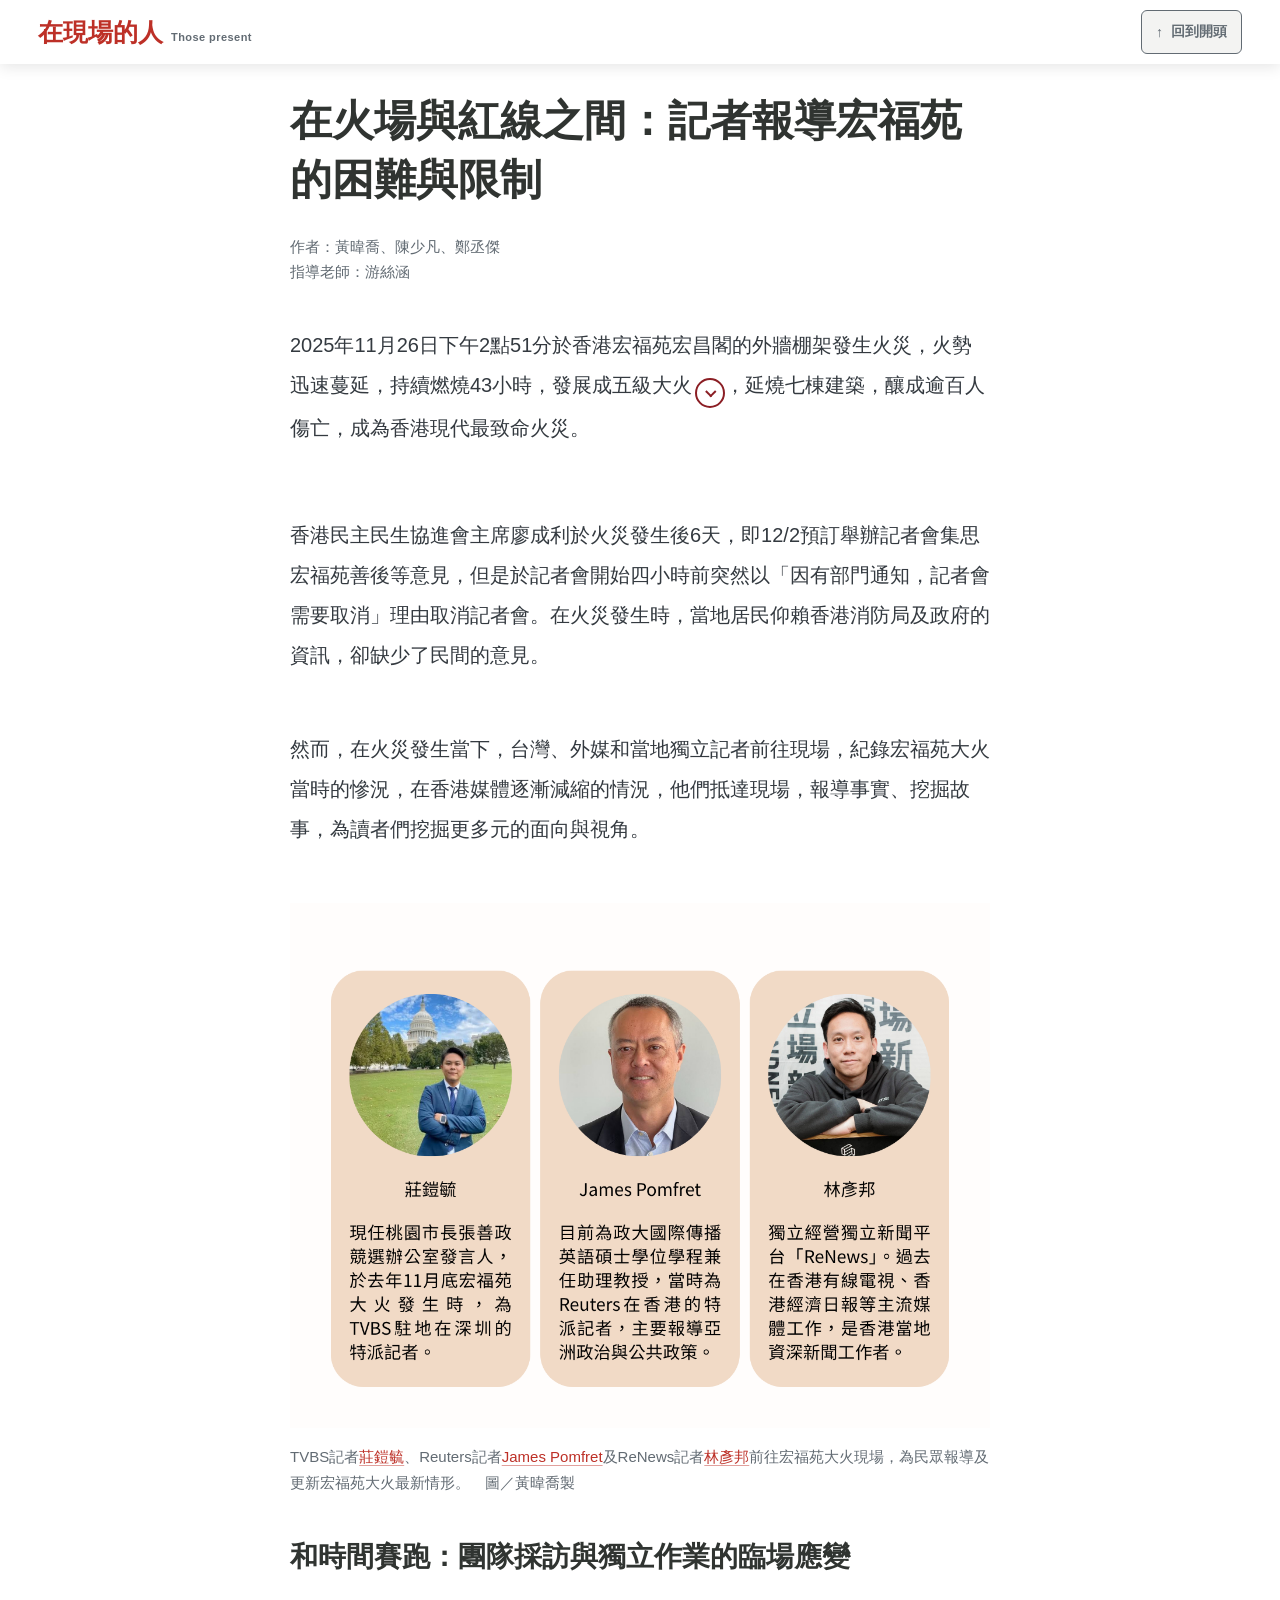
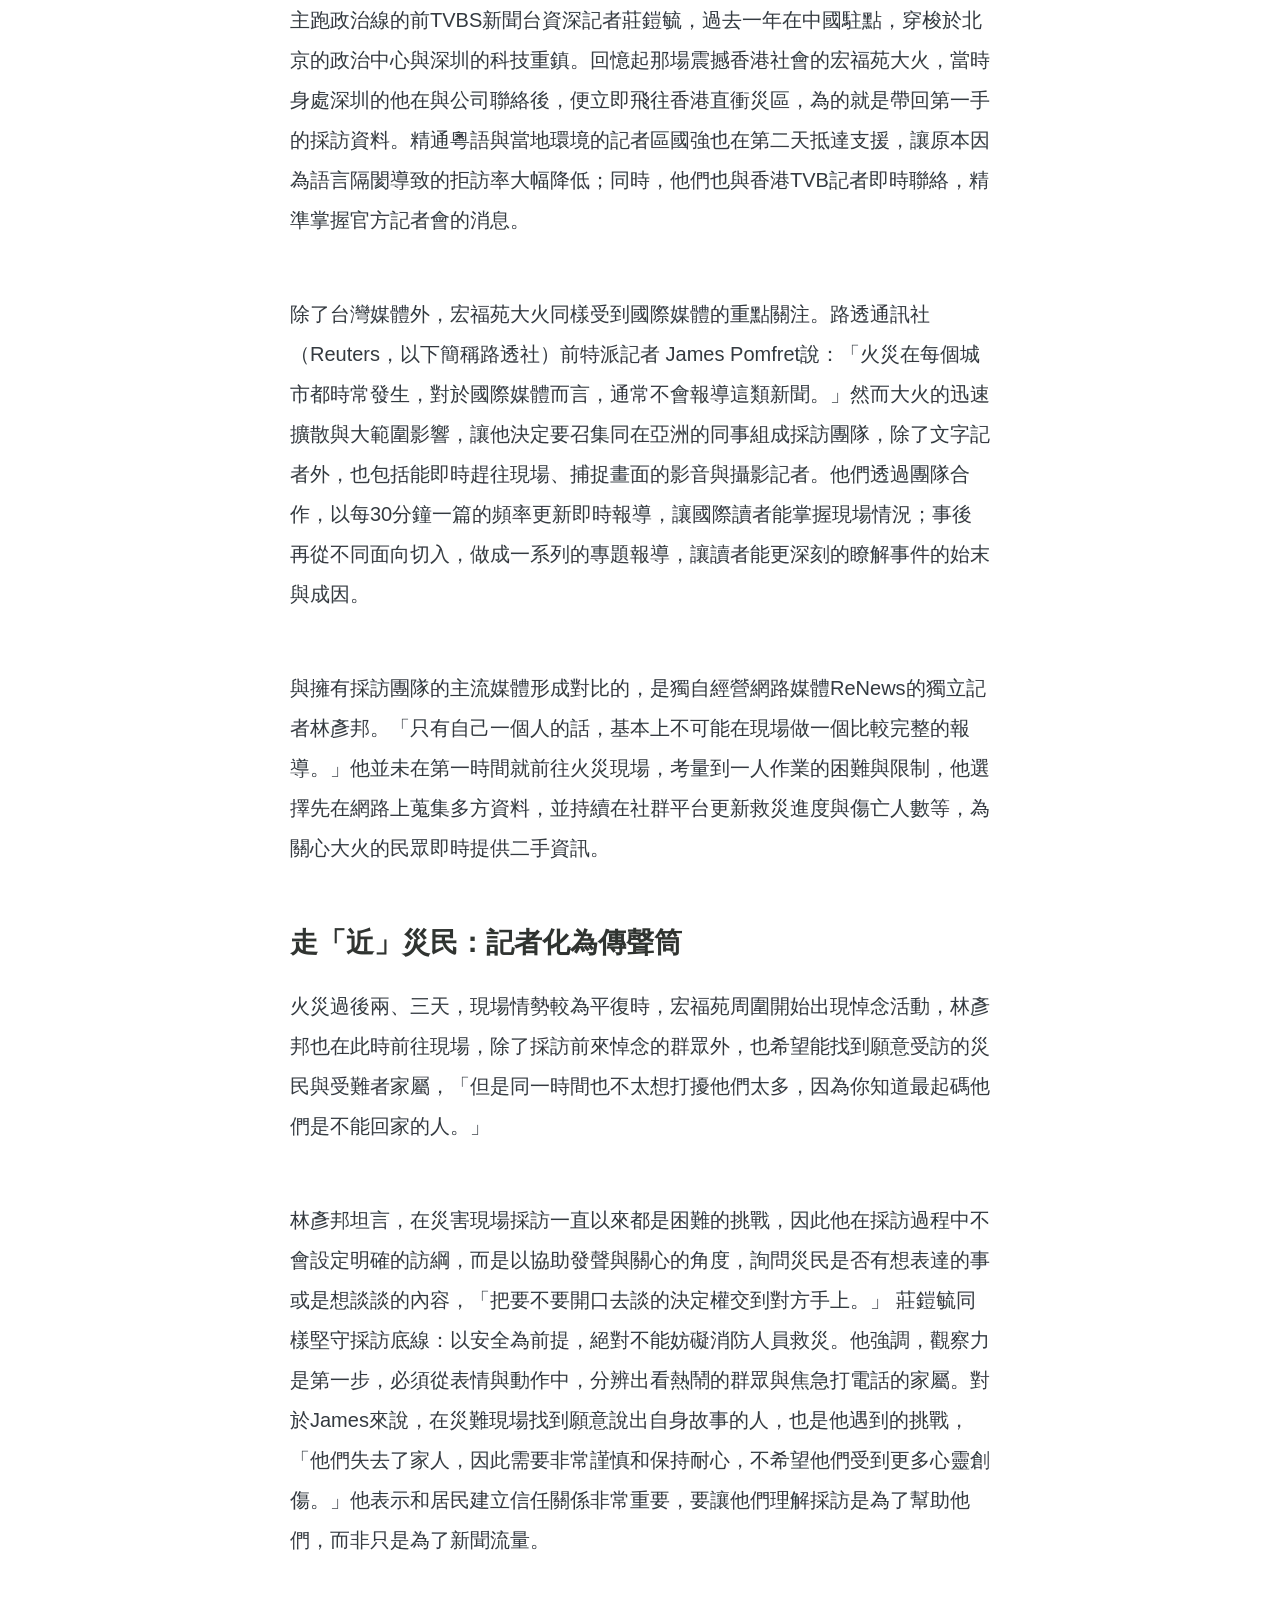
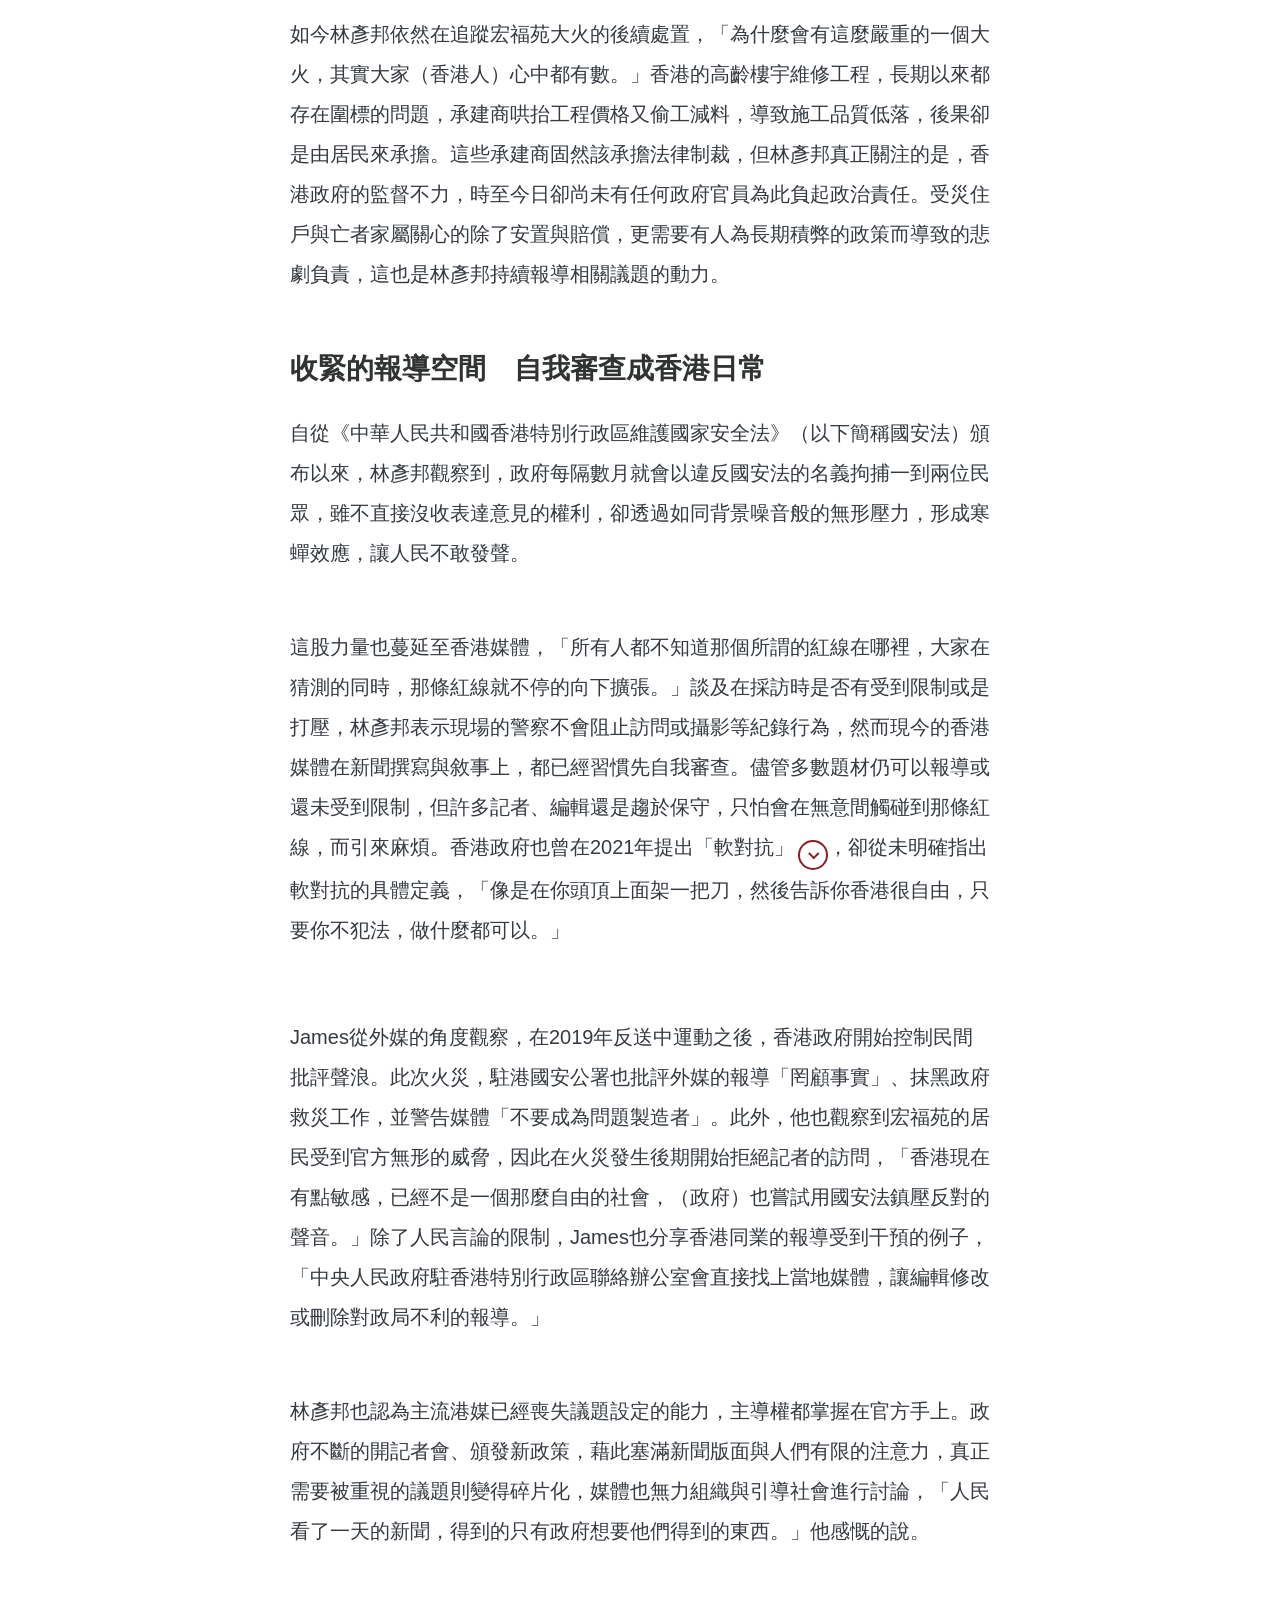
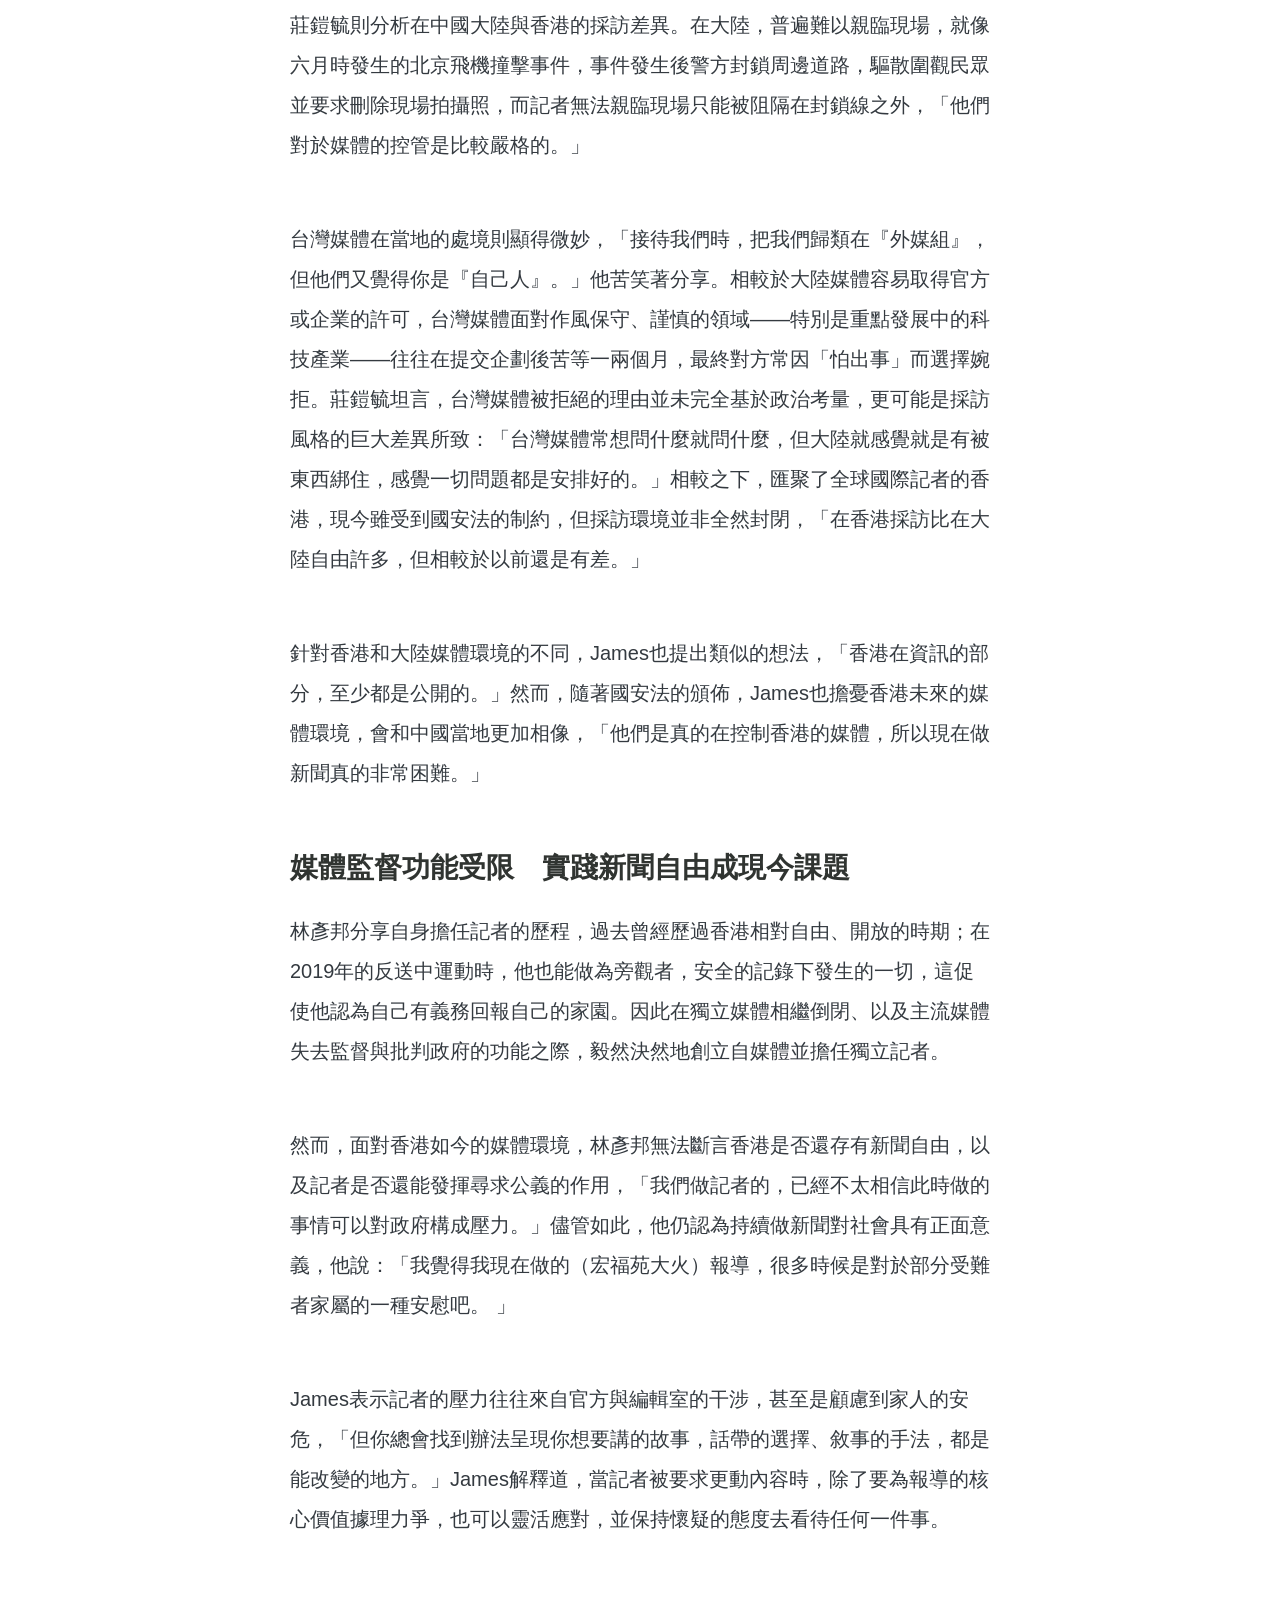
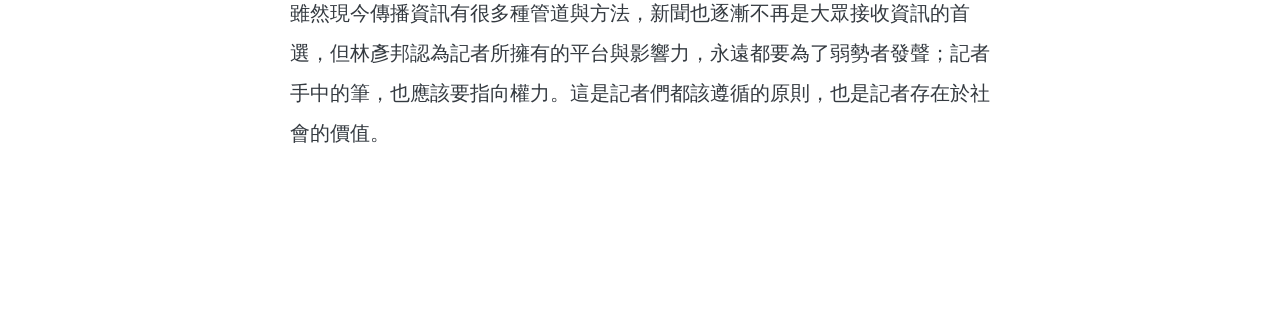
<file: index.html>
<!DOCTYPE html>
<html lang="zh-Hant">

<head>
  <meta charset="UTF-8">
  <meta name="viewport" content="width=device-width, initial-scale=1.0">
  <title>在火場與紅線之間：記者報導宏福苑的困難與限制</title>
  <link rel="stylesheet" href="style.css">

  <link rel="stylesheet" href="article-colors.css">
</head>

<body id="top">
  <header class="topbar" aria-label="頁面導覽">
    <div class="topbar-inner">
      <a class="site-logo" href="index.html" aria-label="回到首頁">
        <span class="logo-text">在現場的人</span>
        <span class="logo-subtitle">Those present</span>
      </a>
      <a class="home-button" href="#top"><span aria-hidden="true">↑</span> 回到開頭</a>
    </div>
  </header>

  <main class="article-page">
    <article class="article">
      <h1 class="article-title">在火場與紅線之間：記者報導宏福苑的困難與限制</h1>

      <p class="article-meta">
        作者：黃暐喬、陳少凡、鄭丞傑<br>
        指導老師：游絲涵
      </p>

      <p>
        2025年11月26日下午2點51分於香港宏福苑宏昌閣的外牆棚架發生火災，火勢迅速蔓延，持續燃燒43小時，發展成五級大火<button class="annotation-toggle" type="button" aria-expanded="false" aria-controls="annotation-1">
          <span class="annotation-icon" aria-hidden="true"></span>
          <span class="visually-hidden">展開註解</span>
        </button>，延燒七棟建築，釀成逾百人傷亡，成為香港現代最致命火災。
      </p>
      <div class="annotation" id="annotation-1">
        <div class="annotation-inner">
          註：五級大火為香港火警分級制度最嚴重之分級。香港火警分級制度是香港消防處在香港境內發生之火災評估其嚴重及影響的制度，作為調派消防車輛和裝備的準則。
        </div>
      </div>

      <p>香港民主民生協進會主席廖成利於火災發生後6天，即12/2預訂舉辦記者會集思宏福苑善後等意見，但是於記者會開始四小時前突然以「因有部門通知，記者會需要取消」理由取消記者會。在火災發生時，當地居民仰賴香港消防局及政府的資訊，卻缺少了民間的意見。</p>

      <p>然而，在火災發生當下，台灣、外媒和當地獨立記者前往現場，紀錄宏福苑大火當時的慘況，在香港媒體逐漸減縮的情況，他們抵達現場，報導事實、挖掘故事，為讀者們挖掘更多元的面向與視角。</p>

      <img class="article-reporters-image" src="images/reporters-introduction.png?v=20261118" width="1200" height="900" alt="三位記者介紹：大火發生時為TVBS駐深圳特派記者的莊鎧毓、當時為Reuters駐香港特派記者的James Pomfret，以及獨立經營ReNews的林彥邦。" loading="lazy" decoding="async">
      <p class="article-caption" id="reporters-caption">TVBS記者<a href="zhuang.html" target="_blank" rel="noopener noreferrer">莊鎧毓</a>、Reuters記者<a href="james.html" target="_blank" rel="noopener noreferrer">James Pomfret</a>及ReNews記者<a href="lam.html" target="_blank" rel="noopener noreferrer">林彥邦</a>前往宏福苑大火現場，為民眾報導及更新宏福苑大火最新情形。　圖／黃暐喬製</p>

      <h2 class="article-heading">和時間賽跑：團隊採訪與獨立作業的臨場應變</h2>

      <p>主跑政治線的前TVBS新聞台資深記者莊鎧毓，過去一年在中國駐點，穿梭於北京的政治中心與深圳的科技重鎮。回憶起那場震撼香港社會的宏福苑大火，當時身處深圳的他在與公司聯絡後，便立即飛往香港直衝災區，為的就是帶回第一手的採訪資料。精通粵語與當地環境的記者區國強也在第二天抵達支援，讓原本因為語言隔閡導致的拒訪率大幅降低；同時，他們也與香港TVB記者即時聯絡，精準掌握官方記者會的消息。</p>

      <p>除了台灣媒體外，宏福苑大火同樣受到國際媒體的重點關注。路透通訊社（Reuters，以下簡稱路透社）前特派記者 James Pomfret說：「火災在每個城市都時常發生，對於國際媒體而言，通常不會報導這類新聞。」然而大火的迅速擴散與大範圍影響，讓他決定要召集同在亞洲的同事組成採訪團隊，除了文字記者外，也包括能即時趕往現場、捕捉畫面的影音與攝影記者。他們透過團隊合作，以每30分鐘一篇的頻率更新即時報導，讓國際讀者能掌握現場情況；事後再從不同面向切入，做成一系列的專題報導，讓讀者能更深刻的瞭解事件的始末與成因。</p>
      
      <p>與擁有採訪團隊的主流媒體形成對比的，是獨自經營網路媒體ReNews的獨立記者林彥邦。「只有自己一個人的話，基本上不可能在現場做一個比較完整的報導。」他並未在第一時間就前往火災現場，考量到一人作業的困難與限制，他選擇先在網路上蒐集多方資料，並持續在社群平台更新救災進度與傷亡人數等，為關心大火的民眾即時提供二手資訊。</p>

      <h2 class="article-heading">走「近」災民：記者化為傳聲筒</h2>

      <p>火災過後兩、三天，現場情勢較為平復時，宏福苑周圍開始出現悼念活動，林彥邦也在此時前往現場，除了採訪前來悼念的群眾外，也希望能找到願意受訪的災民與受難者家屬，「但是同一時間也不太想打擾他們太多，因為你知道最起碼他們是不能回家的人。」</p>

      <p>林彥邦坦言，在災害現場採訪一直以來都是困難的挑戰，因此他在採訪過程中不會設定明確的訪綱，而是以協助發聲與關心的角度，詢問災民是否有想表達的事或是想談談的內容，「把要不要開口去談的決定權交到對方手上。」 莊鎧毓同樣堅守採訪底線：以安全為前提，絕對不能妨礙消防人員救災。他強調，觀察力是第一步，必須從表情與動作中，分辨出看熱鬧的群眾與焦急打電話的家屬。對於James來說，在災難現場找到願意說出自身故事的人，也是他遇到的挑戰，「他們失去了家人，因此需要非常謹慎和保持耐心，不希望他們受到更多心靈創傷。」他表示和居民建立信任關係非常重要，要讓他們理解採訪是為了幫助他們，而非只是為了新聞流量。</p>

      <p>如今林彥邦依然在追蹤宏福苑大火的後續處置，「為什麼會有這麼嚴重的一個大火，其實大家（香港人）心中都有數。」香港的高齡樓宇維修工程，長期以來都存在圍標的問題，承建商哄抬工程價格又偷工減料，導致施工品質低落，後果卻是由居民來承擔。這些承建商固然該承擔法律制裁，但林彥邦真正關注的是，香港政府的監督不力，時至今日卻尚未有任何政府官員為此負起政治責任。受災住戶與亡者家屬關心的除了安置與賠償，更需要有人為長期積弊的政策而導致的悲劇負責，這也是林彥邦持續報導相關議題的動力。</p>

      <h2 class="article-heading">收緊的報導空間　自我審查成香港日常</h2>

      <p>自從《中華人民共和國香港特別行政區維護國家安全法》（以下簡稱國安法）頒布以來，林彥邦觀察到，政府每隔數月就會以違反國安法的名義拘捕一到兩位民眾，雖不直接沒收表達意見的權利，卻透過如同背景噪音般的無形壓力，形成寒蟬效應，讓人民不敢發聲。</p>

      <p>
        這股力量也蔓延至香港媒體，「所有人都不知道那個所謂的紅線在哪裡，大家在猜測的同時，那條紅線就不停的向下擴張。」談及在採訪時是否有受到限制或是打壓，林彥邦表示現場的警察不會阻止訪問或攝影等紀錄行為，然而現今的香港媒體在新聞撰寫與敘事上，都已經習慣先自我審查。儘管多數題材仍可以報導或還未受到限制，但許多記者、編輯還是趨於保守，只怕會在無意間觸碰到那條紅線，而引來麻煩。香港政府也曾在2021年提出「軟對抗」<button class="annotation-toggle" type="button" aria-expanded="false" aria-controls="annotation-2">
          <span class="annotation-icon" aria-hidden="true"></span>
          <span class="visually-hidden">展開註解</span>
        </button>，卻從未明確指出軟對抗的具體定義，「像是在你頭頂上面架一把刀，然後告訴你香港很自由，只要你不犯法，做什麼都可以。」
      </p>
      <div class="annotation" id="annotation-2">
        <div class="annotation-inner">
          註：根據《<a href="https://cn.nytimes.com/china/20250821/hong-kong-soft-resistance/zh-hant/" target="_blank" rel="noopener noreferrer">紐約時報中文網</a>》定義「軟對抗」被用來形容任何被視為暗中顛覆或隱性抗拒政府的行為。2021年4月，香港中聯辦主任駱惠寧在「全民國家安全教育日」開幕典禮上首次使用此詞 。target="_blank" rel="noopener noreferrer">紐約時報中文網</a>》定義「軟對抗」被用來形容任何被視為暗中顛覆或隱性抗拒政府的行為。2021年4月，香港中聯辦主任駱惠寧在「全民國家安全教育日」開幕典禮上首次使用此詞 。
        </div>
      </div>

      <p>James從外媒的角度觀察，在2019年反送中運動之後，香港政府開始控制民間批評聲浪。此次火災，駐港國安公署也批評外媒的報導「罔顧事實」、抹黑政府救災工作，並警告媒體「不要成為問題製造者」。此外，他也觀察到宏福苑的居民受到官方無形的威脅，因此在火災發生後期開始拒絕記者的訪問，「香港現在有點敏感，已經不是一個那麼自由的社會，（政府）也嘗試用國安法鎮壓反對的聲音。」除了人民言論的限制，James也分享香港同業的報導受到干預的例子，「中央人民政府駐香港特別行政區聯絡辦公室會直接找上當地媒體，讓編輯修改或刪除對政局不利的報導。」</p>

      <p>林彥邦也認為主流港媒已經喪失議題設定的能力，主導權都掌握在官方手上。政府不斷的開記者會、頒發新政策，藉此塞滿新聞版面與人們有限的注意力，真正需要被重視的議題則變得碎片化，媒體也無力組織與引導社會進行討論，「人民看了一天的新聞，得到的只有政府想要他們得到的東西。」他感慨的說。</p>

      <p>莊鎧毓則分析在中國大陸與香港的採訪差異。在大陸，普遍難以親臨現場，就像六月時發生的北京飛機撞擊事件，事件發生後警方封鎖周邊道路，驅散圍觀民眾並要求刪除現場拍攝照，而記者無法親臨現場只能被阻隔在封鎖線之外，「他們對於媒體的控管是比較嚴格的。」</p>

      <p>台灣媒體在當地的處境則顯得微妙，「接待我們時，把我們歸類在『外媒組』，但他們又覺得你是『自己人』。」他苦笑著分享。相較於大陸媒體容易取得官方或企業的許可，台灣媒體面對作風保守、謹慎的領域——特別是重點發展中的科技產業——往往在提交企劃後苦等一兩個月，最終對方常因「怕出事」而選擇婉拒。莊鎧毓坦言，台灣媒體被拒絕的理由並未完全基於政治考量，更可能是採訪風格的巨大差異所致：「台灣媒體常想問什麼就問什麼，但大陸就感覺就是有被東西綁住，感覺一切問題都是安排好的。」相較之下，匯聚了全球國際記者的香港，現今雖受到國安法的制約，但採訪環境並非全然封閉，「在香港採訪比在大陸自由許多，但相較於以前還是有差。」</p>

      <p>針對香港和大陸媒體環境的不同，James也提出類似的想法，「香港在資訊的部分，至少都是公開的。」然而，隨著國安法的頒佈，James也擔憂香港未來的媒體環境，會和中國當地更加相像，「他們是真的在控制香港的媒體，所以現在做新聞真的非常困難。」</p>

      <h2 class="article-heading">媒體監督功能受限　實踐新聞自由成現今課題</h2>

      <p>林彥邦分享自身擔任記者的歷程，過去曾經歷過香港相對自由、開放的時期；在2019年的反送中運動時，他也能做為旁觀者，安全的記錄下發生的一切，這促使他認為自己有義務回報自己的家園。因此在獨立媒體相繼倒閉、以及主流媒體失去監督與批判政府的功能之際，毅然決然地創立自媒體並擔任獨立記者。</p>

      <p>然而，面對香港如今的媒體環境，林彥邦無法斷言香港是否還存有新聞自由，以及記者是否還能發揮尋求公義的作用，「我們做記者的，已經不太相信此時做的事情可以對政府構成壓力。」儘管如此，他仍認為持續做新聞對社會具有正面意義，他說：「我覺得我現在做的（宏福苑大火）報導，很多時候是對於部分受難者家屬的一種安慰吧。 」</p>

      <p>James表示記者的壓力往往來自官方與編輯室的干涉，甚至是顧慮到家人的安危，「但你總會找到辦法呈現你想要講的故事，話帶的選擇、敘事的手法，都是能改變的地方。」James解釋道，當記者被要求更動內容時，除了要為報導的核心價值據理力爭，也可以靈活應對，並保持懷疑的態度去看待任何一件事。</p>

      <p>雖然現今傳播資訊有很多種管道與方法，新聞也逐漸不再是大眾接收資訊的首選，但林彥邦認為記者所擁有的平台與影響力，永遠都要為了弱勢者發聲；記者手中的筆，也應該要指向權力。這是記者們都該遵循的原則，也是記者存在於社會的價值。</p>
    </article>
  </main>

  <script src="script.js"></script>
</body>

</html>
</file>
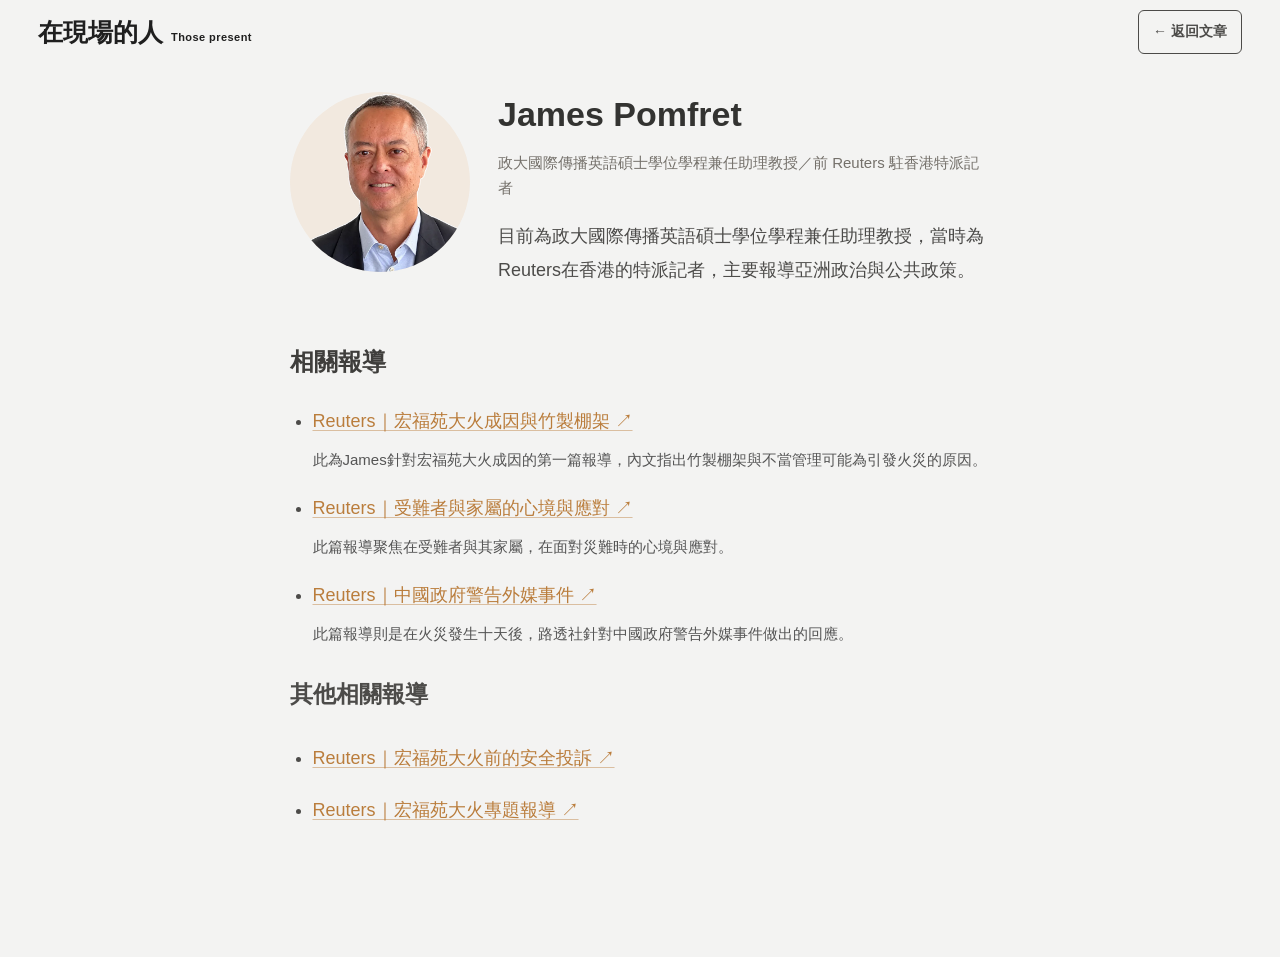
<file: james.html>
<!DOCTYPE html>
<html lang="zh-Hant">
<head>
  <meta charset="UTF-8">
  <meta name="viewport" content="width=device-width, initial-scale=1.0">
  <title>James Pomfret的報導｜在現場的人</title>
  <link rel="stylesheet" href="style.css">
</head>
<body>
  <header class="topbar" aria-label="頁面導覽">
    <div class="topbar-inner">
      <a class="site-logo" href="index.html" aria-label="回到首頁"><span class="logo-text">在現場的人</span><span class="logo-subtitle">Those present</span></a>
      <a class="home-button" href="index.html#reporters-caption">← 返回文章</a>
    </div>
  </header>
  <main class="article-page">
    <article class="article reporter-page">
      <header class="reporter-profile">
        <img class="reporter-portrait" src="images/optimized/desktop/people/james.webp" srcset="images/optimized/mobile/people/james.webp 640w, images/optimized/desktop/people/james.webp 1280w" sizes="(max-width: 600px) 40vw, 320px" alt="James Pomfret的照片" width="320" height="320" decoding="async">
        <div>
          <h1>James Pomfret</h1>
          <p class="article-meta reporter-role">政大國際傳播英語碩士學位學程兼任助理教授／前 Reuters 駐香港特派記者</p>
          <p class="reporter-bio">目前為政大國際傳播英語碩士學位學程兼任助理教授，當時為Reuters在香港的特派記者，主要報導亞洲政治與公共政策。</p>
        </div>
      </header>
      <section aria-labelledby="report-heading">
        <h2 id="report-heading">相關報導</h2>
        <ul class="report-list">
          <li><a href="https://www.reuters.com/world/china/hong-kong-inferno-puts-spotlight-risky-bamboo-scaffolding-2025-11-26/" target="_blank" rel="noopener noreferrer">Reuters｜宏福苑大火成因與竹製棚架 ↗</a><p class="report-description">此為James針對宏福苑大火成因的第一篇報導，內文指出竹製棚架與不當管理可能為引發火災的原因。</p></li>
          <li><a href="https://www.reuters.com/world/china/just-silence-families-mourn-elderly-loved-ones-after-hong-kong-inferno-2025-11-28/" target="_blank" rel="noopener noreferrer">Reuters｜受難者與家屬的心境與應對 ↗</a><p class="report-description">此篇報導聚焦在受難者與其家屬，在面對災難時的心境與應對。</p></li>
          <li><a href="https://www.reuters.com/business/media-telecom/china-warns-foreign-media-hong-kong-over-fire-coverage-2025-12-06/" target="_blank" rel="noopener noreferrer">Reuters｜中國政府警告外媒事件 ↗</a><p class="report-description">此篇報導則是在火災發生十天後，路透社針對中國政府警告外媒事件做出的回應。</p></li>
        </ul>
        <h3>其他相關報導</h3>
        <ul class="report-list">
          <li><a href="https://www.reuters.com/world/china/hong-kongs-deadliest-fire-decades-followed-year-safety-complaints-2025-11-28/" target="_blank" rel="noopener noreferrer">Reuters｜宏福苑大火前的安全投訴 ↗</a></li>
          <li><a href="https://www.reuters.com/investigates/special-report/hongkong-fire-loss/" target="_blank" rel="noopener noreferrer">Reuters｜宏福苑大火專題報導 ↗</a></li>
        </ul>
      </section>
    </article>
  </main>
</body>
</html>
</file>
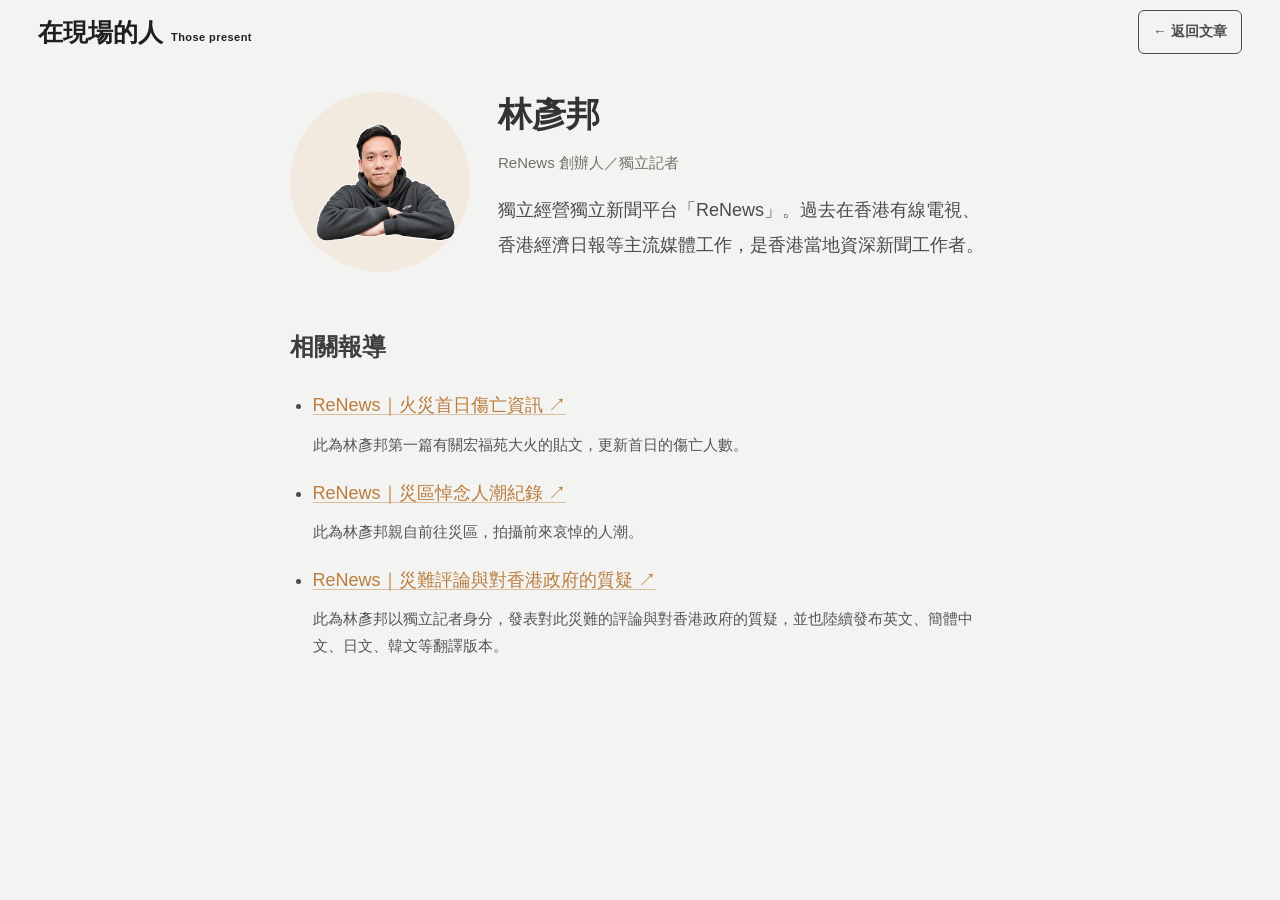
<file: lam.html>
<!DOCTYPE html>
<html lang="zh-Hant">
<head>
  <meta charset="UTF-8">
  <meta name="viewport" content="width=device-width, initial-scale=1.0">
  <title>林彥邦的報導｜在現場的人</title>
  <link rel="stylesheet" href="style.css">
</head>
<body>
  <header class="topbar" aria-label="頁面導覽">
    <div class="topbar-inner">
      <a class="site-logo" href="index.html" aria-label="回到首頁"><span class="logo-text">在現場的人</span><span class="logo-subtitle">Those present</span></a>
      <a class="home-button" href="index.html#reporters-caption">← 返回文章</a>
    </div>
  </header>
  <main class="article-page">
    <article class="article reporter-page">
      <header class="reporter-profile">
        <img class="reporter-portrait" src="images/optimized/desktop/people/lam.webp" srcset="images/optimized/mobile/people/lam.webp 640w, images/optimized/desktop/people/lam.webp 1280w" sizes="(max-width: 600px) 40vw, 320px" alt="林彥邦的照片" width="320" height="320" decoding="async">
        <div>
          <h1>林彥邦</h1>
          <p class="article-meta reporter-role">ReNews 創辦人／獨立記者</p>
          <p class="reporter-bio">獨立經營獨立新聞平台「ReNews」。過去在香港有線電視、香港經濟日報等主流媒體工作，是香港當地資深新聞工作者。</p>
        </div>
      </header>
      <section aria-labelledby="report-heading">
        <h2 id="report-heading">相關報導</h2>
        <ul class="report-list">
          <li><a href="https://www.instagram.com/p/DRhzORkD8Ms/?utm_source=ig_web_copy_link&amp;stkn=MzRlODBiNWFlZA==" target="_blank" rel="noopener noreferrer">ReNews｜火災首日傷亡資訊 ↗</a><p class="report-description">此為林彥邦第一篇有關宏福苑大火的貼文，更新首日的傷亡人數。</p></li>
          <li><a href="https://www.instagram.com/reel/DRrTK2FFRSE/?utm_source=ig_web_copy_link&amp;stkn=MzRlODBiNWFlZA==" target="_blank" rel="noopener noreferrer">ReNews｜災區悼念人潮紀錄 ↗</a><p class="report-description">此為林彥邦親自前往災區，拍攝前來哀悼的人潮。</p></li>
          <li><a href="https://www.instagram.com/p/DRmO7pzE9SG/?utm_source=ig_web_copy_link&amp;stkn=MzRlODBiNWFlZA==" target="_blank" rel="noopener noreferrer">ReNews｜災難評論與對香港政府的質疑 ↗</a><p class="report-description">此為林彥邦以獨立記者身分，發表對此災難的評論與對香港政府的質疑，並也陸續發布英文、簡體中文、日文、韓文等翻譯版本。</p></li>
        </ul>
      </section>
    </article>
  </main>
</body>
</html>
</file>
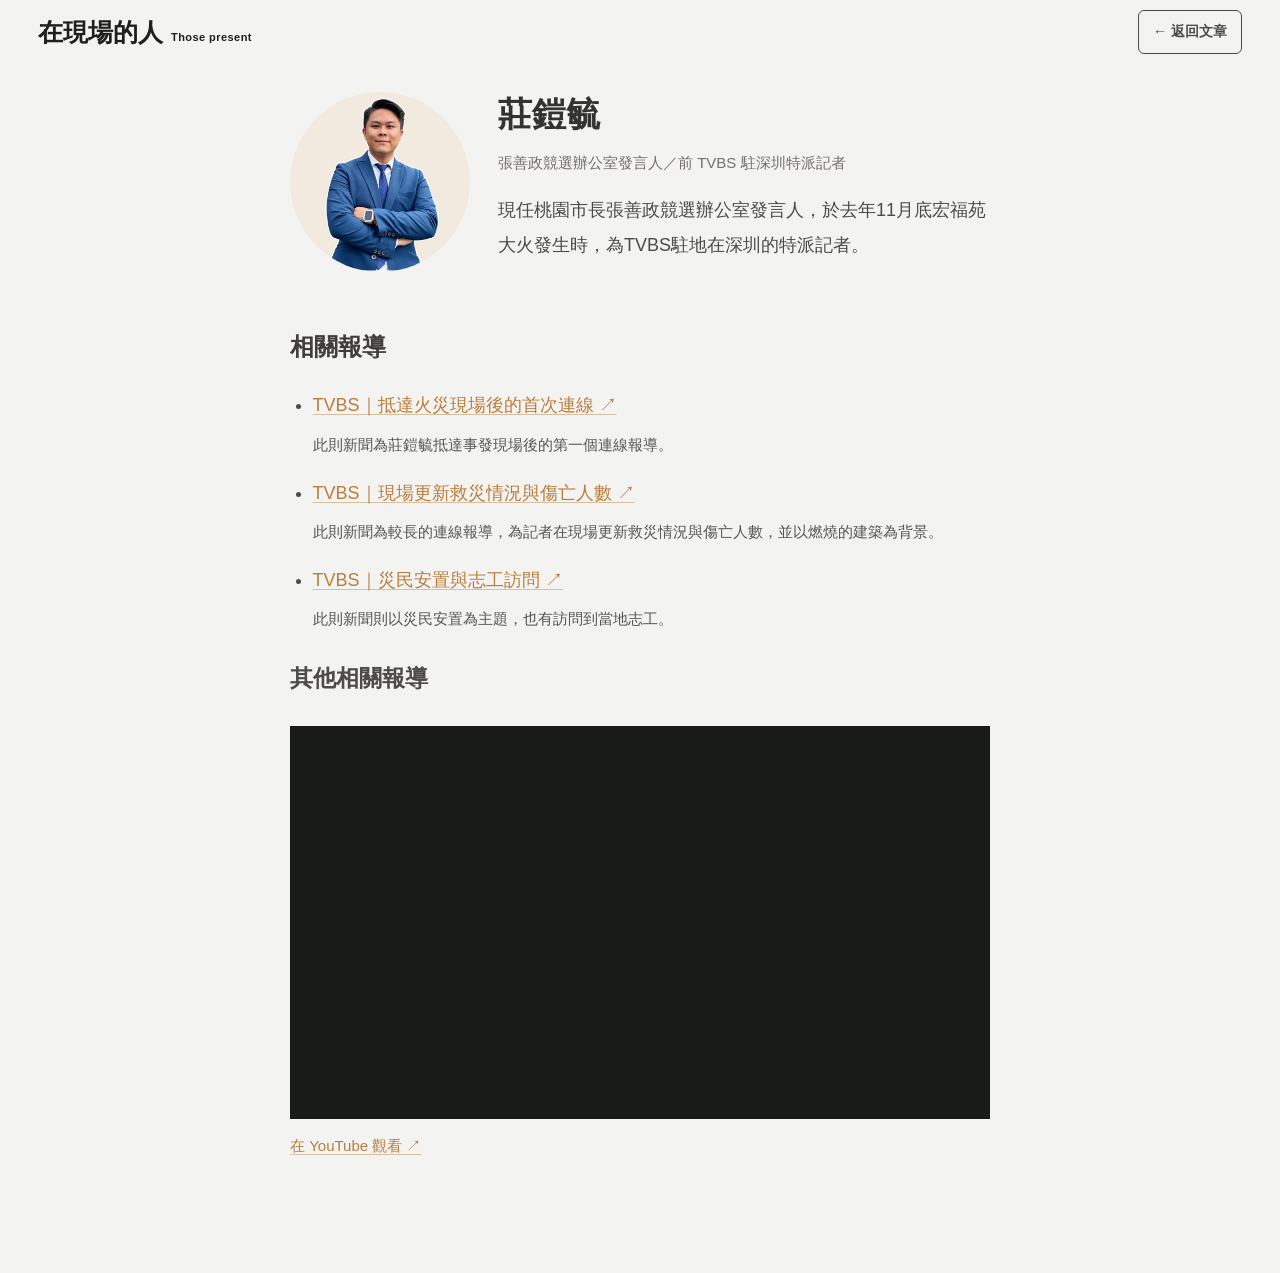
<file: zhuang.html>
<!DOCTYPE html>
<html lang="zh-Hant">
<head>
  <meta charset="UTF-8">
  <meta name="viewport" content="width=device-width, initial-scale=1.0">
  <title>莊鎧毓的報導｜在現場的人</title>
  <link rel="stylesheet" href="style.css">
</head>
<body>
  <header class="topbar" aria-label="頁面導覽">
    <div class="topbar-inner">
      <a class="site-logo" href="index.html" aria-label="回到首頁"><span class="logo-text">在現場的人</span><span class="logo-subtitle">Those present</span></a>
      <a class="home-button" href="index.html#reporters-caption">← 返回文章</a>
    </div>
  </header>
  <main class="article-page">
    <article class="article reporter-page">
      <header class="reporter-profile">
        <img class="reporter-portrait" src="images/optimized/desktop/people/zhuang.webp" srcset="images/optimized/mobile/people/zhuang.webp 640w, images/optimized/desktop/people/zhuang.webp 1280w" sizes="(max-width: 600px) 40vw, 320px" alt="莊鎧毓的照片" width="320" height="320" decoding="async">
        <div>
          <h1>莊鎧毓</h1>
          <p class="article-meta reporter-role">張善政競選辦公室發言人／前 TVBS 駐深圳特派記者</p>
          <p class="reporter-bio">現任桃園市長張善政競選辦公室發言人，於去年11月底宏福苑大火發生時，為TVBS駐地在深圳的特派記者。</p>
        </div>
      </header>
      <section aria-labelledby="report-heading">
        <h2 id="report-heading">相關報導</h2>
        <ul class="report-list">
          <li><a href="https://www.youtube.com/watch?v=af-epaxbzWM&amp;list=PLpVngkNmlnOygmx0OoZHIn8IOh_KI4dA-&amp;index=175" target="_blank" rel="noopener noreferrer">TVBS｜抵達火災現場後的首次連線 ↗</a><p class="report-description">此則新聞為莊鎧毓抵達事發現場後的第一個連線報導。</p></li>
          <li><a href="https://www.youtube.com/watch?v=vn02wad1lAA&amp;list=PLpVngkNmlnOygmx0OoZHIn8IOh_KI4dA-&amp;index=174" target="_blank" rel="noopener noreferrer">TVBS｜現場更新救災情況與傷亡人數 ↗</a><p class="report-description">此則新聞為較長的連線報導，為記者在現場更新救災情況與傷亡人數，並以燃燒的建築為背景。</p></li>
          <li><a href="https://www.youtube.com/watch?v=EROY-iBxg-0&amp;list=PLpVngkNmlnOygmx0OoZHIn8IOh_KI4dA-&amp;index=173" target="_blank" rel="noopener noreferrer">TVBS｜災民安置與志工訪問 ↗</a><p class="report-description">此則新聞則以災民安置為主題，也有訪問到當地志工。</p></li>
        </ul>
        <h3>其他相關報導</h3>
        <div class="reporter-video">
          <iframe src="https://www.youtube-nocookie.com/embed/PWxrhYdSrF4" title="莊鎧毓的宏福苑大火相關報導" loading="lazy" allow="accelerometer; autoplay; clipboard-write; encrypted-media; gyroscope; picture-in-picture; web-share" referrerpolicy="strict-origin-when-cross-origin" allowfullscreen></iframe>
        </div>
        <p class="reporter-video-link"><a href="https://www.youtube.com/watch?v=PWxrhYdSrF4" target="_blank" rel="noopener noreferrer">在 YouTube 觀看 ↗</a></p>
      </section>
    </article>
  </main>
</body>
</html>
</file>
<file: style.css>
:root {
  color-scheme: light;
  --page-bg: #f3f3f2;
  --topbar-bg: rgba(243, 243, 242, 0.94);
  --text: #4c4b49;
  --muted-text: #74706a;
  --annotation-bg: #fffdfa;
  --annotation-line: #c79458;
  --accent: #ba7d3c;
  --focus: #8c6b42;
}

* {
  box-sizing: border-box;
}

html {
  min-width: 0;
}

body {
  margin: 0;
  min-width: 0;
  background: var(--page-bg);
  color: var(--text);
  font-family: "Noto Sans TC", "PingFang TC", "Microsoft JhengHei", sans-serif;
}

.topbar {
  position: fixed;
  top: 0;
  right: 0;
  left: 0;
  z-index: 10;
  background: var(--topbar-bg);
  backdrop-filter: blur(12px);
}

.topbar-inner {
  display: flex;
  align-items: center;
  width: min(100%, 1260px);
  height: 64px;
  margin: 0 auto;
  padding: 0 28px;
}

.site-logo {
  display: inline-flex;
  align-items: center;
  gap: 8px;
  color: #1f1f1f;
  text-decoration: none;
}

.logo-text {
  font-size: 25px;
  font-weight: 700;
  line-height: 1;
  letter-spacing: 0;
}

.logo-subtitle {
  align-self: flex-end;
  margin-bottom: 2px;
  font-size: 11px;
  font-weight: 700;
  letter-spacing: 0.04em;
}

.site-logo:focus-visible {
  outline: 2px solid var(--focus);
  outline-offset: 2px;
}

.article-page {
  width: 100%;
  padding: 92px 32px 112px;
}

.article {
  width: min(100%, 700px);
  margin: 0 auto;
  font-size: 20px;
  line-height: 2;
  letter-spacing: 0;
}

.article-title {
  margin: 0 0 24px;
  font-size: clamp(30px, 5vw, 42px);
  font-weight: 700;
  line-height: 1.4;
}

.article-heading {
  margin: 0 0 0.8em;
  font-size: 1.4em;
  font-weight: 700;
  line-height: 1.5;
}

.article p {
  margin: 0 0 2.7em;
}

.article a {
  color: var(--accent);
  text-decoration-color: rgba(186, 125, 60, 0.45);
  text-decoration-thickness: 1px;
  text-underline-offset: 0.18em;
}

.article a:hover {
  text-decoration-color: currentColor;
}

.article a:focus-visible {
  outline: 2px solid var(--focus);
  outline-offset: 3px;
}

.article-meta {
  color: var(--muted-text);
  font-size: 15px;
  line-height: 1.7;
}

.article-reporters-image {
  display: block;
  width: 100%;
  height: auto;
  margin: 0 0 16px;
}

.article-caption {
  color: var(--muted-text);
  font-size: 15px;
  line-height: 1.7;
}

.annotation-toggle {
  display: inline-flex;
  align-items: center;
  justify-content: center;
  width: 30px;
  height: 30px;
  margin-left: 3px;
  padding: 0;
  border: 2px solid var(--annotation-line);
  border-radius: 50%;
  background: transparent;
  color: var(--annotation-line);
  cursor: pointer;
  vertical-align: -0.38em;
}

.annotation-toggle:hover {
  background: rgba(199, 148, 88, 0.1);
}

.annotation-toggle:focus-visible {
  outline: 2px solid var(--focus);
  outline-offset: 2px;
}

.annotation-icon {
  width: 8px;
  height: 8px;
  border-right: 2px solid currentColor;
  border-bottom: 2px solid currentColor;
  transform: translateY(-1px) rotate(45deg);
  transform-origin: 60% 60%;
  transition: transform 180ms ease;
}

.annotation-toggle.is-open .annotation-icon {
  transform: translateY(2px) rotate(225deg);
}

.annotation {
  max-height: 0;
  margin: -2.05em 0 2.7em;
  overflow: hidden;
  opacity: 0;
  transition: max-height 220ms ease, opacity 180ms ease;
}

.annotation.is-open {
  max-height: 240px;
  opacity: 1;
}

.annotation-inner {
  border-top: 2px solid var(--annotation-line);
  background: var(--annotation-bg);
  padding: 21px 22px 24px;
  color: var(--muted-text);
  font-size: 16px;
  line-height: 1.85;
}

.visually-hidden {
  position: absolute;
  width: 1px;
  height: 1px;
  padding: 0;
  margin: -1px;
  overflow: hidden;
  clip: rect(0, 0, 0, 0);
  white-space: nowrap;
  border: 0;
}

.reporter-page h1 {
  margin: 0 0 1.1em;
  color: #333331;
  font-size: 34px;
  line-height: 1.35;
  letter-spacing: 0;
}

.reporter-page h2 {
  margin: 2.4em 0 1em;
  color: #3f3e3c;
  font-size: 24px;
  line-height: 1.45;
  letter-spacing: 0;
}

.report-list {
  margin: 0;
  padding-left: 1.25em;
  color: var(--text);
  font-size: 18px;
  line-height: 1.9;
}

.report-list li {
  margin-bottom: 1em;
}

.reporter-profile {
  display: grid;
  grid-template-columns: 180px minmax(0, 1fr);
  align-items: start;
  gap: 28px;
}

.reporter-portrait {
  display: block;
  width: 100%;
  height: auto;
  aspect-ratio: 1;
  object-fit: contain;
  background: #f2e9df;
  border-radius: 50%;
}

.reporter-profile h1 { margin-bottom: 12px; }
.reporter-profile .reporter-role { margin-bottom: 18px; }
.reporter-profile .reporter-bio { margin: 0; font-size: 18px; line-height: 1.9; }
.reporter-video { aspect-ratio: 16 / 9; background: #171c19; }
.reporter-video iframe { display: block; width: 100%; height: 100%; border: 0; }
.reporter-page .reporter-video-link { margin: 12px 0 0; font-size: 15px; }

@media (max-width: 600px) {
  .reporter-profile { grid-template-columns: 1fr; gap: 24px; }
  .reporter-portrait { width: 160px; }
}

@media (max-width: 767px) {
  .topbar-inner {
    height: 58px;
    padding: 0 16px;
  }

  .logo-text {
    font-size: 21px;
  }

  .logo-subtitle {
    display: none;
  }

  .article-page {
    padding: 82px 20px 72px;
  }

  .article {
    width: 100%;
    font-size: 18px;
    line-height: 1.9;
  }

  .article p {
    margin-bottom: 2.15em;
  }

  .article-meta {
    font-size: 14px;
  }

  .annotation-toggle {
    width: 36px;
    height: 36px;
    margin-left: 2px;
  }

  .annotation {
    margin-top: -1.35em;
    margin-bottom: 2.15em;
  }

  .annotation-inner {
    padding: 16px 18px;
    font-size: 15.5px;
  }

  .reporter-page h1 {
    font-size: 29px;
  }

  .reporter-page h2 {
    font-size: 22px;
  }
}

/* Dual-entry home */
.entry-body {
  min-height: 100vh;
  background: #ebece9;
  color: #1c211f;
}

.entry-page {
  min-height: 100vh;
  display: grid;
  grid-template-rows: auto 1fr;
}

.entry-heading {
  display: flex;
  align-items: center;
  justify-content: space-between;
  gap: 32px;
  min-height: 82px;
  padding: 18px 40px;
  border-bottom: 1px solid #b9bdb8;
}

.entry-heading > p {
  max-width: 580px;
  margin: 0;
  color: #555b57;
  font-size: 15px;
  text-align: right;
}

.entry-brand {
  display: inline-flex;
  align-items: baseline;
  gap: 10px;
  color: #171b19;
  text-decoration: none;
}

.entry-brand span {
  font-size: 25px;
  font-weight: 800;
}

.entry-brand small {
  font-size: 11px;
  font-weight: 700;
  text-transform: uppercase;
}

.entry-grid {
  display: grid;
  grid-template-columns: repeat(2, minmax(0, 1fr));
  min-height: calc(100vh - 82px);
}

.entry-option {
  display: flex;
  min-width: 0;
  flex-direction: column;
  justify-content: space-between;
  padding: 54px 54px 48px;
}

.entry-option--article {
  border-right: 1px solid #a9aea9;
  background: linear-gradient(145deg, #f5f5f1 0%, #d8dcd8 100%);
}

.entry-option--immersive {
  background: linear-gradient(150deg, #242a28 0%, #151817 58%, #40251f 100%);
  color: #f5f3ee;
}

.entry-number,
.entry-kicker {
  margin: 0;
  font-size: 12px;
  font-weight: 800;
  text-transform: uppercase;
}

.entry-number {
  color: #8e3127;
}

.entry-option--immersive .entry-number,
.entry-option--immersive .entry-kicker {
  color: #e17762;
}

.entry-kicker {
  margin-bottom: 16px;
  color: #53655e;
}

.entry-option h1,
.entry-option h2 {
  max-width: 560px;
  margin: 0 0 22px;
  font-size: 44px;
  line-height: 1.18;
  letter-spacing: 0;
}

.entry-option h2 {
  color: #fff;
}

.entry-option div > p:last-child {
  max-width: 520px;
  margin: 0;
  color: #555d58;
  font-size: 17px;
  line-height: 1.8;
}

.entry-option--immersive div > p:last-child {
  color: #bec5c1;
}

.entry-button,
.primary-button,
.secondary-button,
.text-button {
  display: inline-flex;
  align-items: center;
  justify-content: center;
  gap: 18px;
  width: fit-content;
  min-height: 48px;
  padding: 12px 18px;
  border: 1px solid currentColor;
  border-radius: 4px;
  background: transparent;
  color: #1d2521;
  font: inherit;
  font-size: 15px;
  font-weight: 700;
  text-decoration: none;
  cursor: pointer;
}

.entry-button span {
  font-size: 20px;
}

.entry-button--light {
  color: #f5f3ee;
}

.entry-button:hover,
.primary-button:hover,
.secondary-button:hover {
  background: #8e3127;
  border-color: #8e3127;
  color: #fff;
}

/* Immersive story */
.immersive-body {
  min-height: 100vh;
  background: #101413;
  color: #edf0ed;
}

.immersive-nav {
  position: fixed;
  z-index: 50;
  top: 0;
  right: 0;
  left: 0;
  display: grid;
  grid-template-columns: 1fr minmax(180px, 360px) 1fr;
  align-items: center;
  min-height: 58px;
  padding: 0 24px;
  border-bottom: 1px solid rgba(255, 255, 255, 0.13);
  background: rgba(15, 19, 18, 0.88);
  backdrop-filter: blur(14px);
}

.immersive-nav a {
  width: fit-content;
  color: #f1f2ef;
  font-size: 14px;
  font-weight: 700;
  text-decoration: none;
}

.home-button {
  display: inline-flex;
  align-items: center;
  justify-content: center;
  gap: 8px;
  min-height: 44px;
  padding: 0 14px;
  border: 1px solid currentColor;
  border-radius: 6px;
  color: #4c4b49;
  background: #f3f3f2;
  font-size: 14px;
  font-weight: 600;
  text-decoration: none;
  white-space: nowrap;
}

.topbar-inner > .home-button {
  margin-left: auto;
}

.home-button:hover {
  background: #e1e1df;
}

.home-button:focus-visible {
  outline: 3px solid currentColor;
  outline-offset: 3px;
}

.home-button--immersive {
  position: fixed;
  z-index: 100;
  top: calc(7px + env(safe-area-inset-top, 0px));
  right: calc(24px + env(safe-area-inset-right, 0px));
  color: #f1f2ef;
  background: rgba(15, 19, 18, 0.9);
}

.home-button--immersive:hover {
  background: #343d38;
}

.home-button-space {
  width: 104px;
  justify-self: end;
}

.scene-progress {
  display: flex;
  align-items: center;
  gap: 12px;
  color: #cdd2cf;
  font-size: 12px;
}

.progress-track {
  width: 100%;
  height: 2px;
  background: #484e4b;
}

.progress-track span {
  display: block;
  width: 0;
  height: 100%;
  background: #e26951;
  transition: width 420ms ease;
}

.story {
  min-height: 100vh;
  padding-top: 58px;
}

.story-scene {
  display: grid;
  grid-template-columns: minmax(0, 1.35fr) minmax(330px, 0.65fr);
  min-height: calc(100vh - 58px);
  opacity: 1;
}

.story-visual {
  position: relative;
  display: flex;
  min-width: 0;
  min-height: 620px;
  align-items: center;
  justify-content: center;
  overflow: hidden;
  background: #202725;
}

.story-copy {
  position: relative;
  z-index: 2;
  display: flex;
  min-width: 0;
  flex-direction: column;
  justify-content: center;
  padding: 54px 44px;
  background: #f1f0eb;
  color: #252a27;
}

.story-kicker {
  margin: 0 0 17px;
  color: #a23e31;
  font-size: 12px;
  font-weight: 800;
}

.story-copy h1 {
  margin: 0 0 24px;
  color: #1d211f;
  font-size: 36px;
  line-height: 1.3;
  letter-spacing: 0;
}

.story-copy > p,
.story-copy li {
  font-size: 16px;
  line-height: 1.8;
}

.story-copy > p {
  margin: 0 0 18px;
}

.instruction,
.selection-note,
.verification-note,
.safety-note {
  color: #646c67;
  font-size: 14px !important;
}

.story-controls {
  display: flex;
  flex-wrap: wrap;
  align-items: center;
  gap: 12px;
  margin-top: 28px;
}

.primary-button {
  background: #242a27;
  border-color: #242a27;
  color: #fff;
}

.secondary-button {
  color: #35403b;
}

.text-button {
  border-color: transparent;
  color: #69716d;
}

.media-frame {
  position: relative;
  width: min(86%, 900px);
  margin: 0;
  aspect-ratio: var(--media-ratio, 16 / 9);
  overflow: hidden;
}

.media-frame img,
.media-frame video {
  width: 100%;
  height: 100%;
  object-fit: cover;
}

.media-placeholder {
  display: flex;
  align-items: center;
  justify-content: center;
  border: 1px solid rgba(238, 241, 238, 0.4);
  background: linear-gradient(145deg, #3e4844 0%, #222a27 52%, #392925 100%);
  color: #e1e4e0;
}

.media-placeholder::before,
.media-placeholder::after {
  position: absolute;
  width: 1px;
  height: 140%;
  background: rgba(255, 255, 255, 0.12);
  content: "";
}

.media-placeholder::before {
  transform: rotate(58deg);
}

.media-placeholder::after {
  transform: rotate(-58deg);
}

.media-placeholder figcaption {
  z-index: 1;
  max-width: 76%;
  padding: 12px 15px;
  border: 1px solid rgba(255, 255, 255, 0.22);
  background: rgba(15, 18, 17, 0.72);
  font-size: 13px;
  line-height: 1.5;
  text-align: center;
}

.placeholder-mark {
  position: absolute;
  top: 18px;
  left: 18px;
  width: 9px;
  height: 9px;
  background: #e36f57;
}

.opening-media {
  width: 100%;
  height: 100%;
  filter: blur(8px) brightness(0.66);
  transform: scale(1.05);
  animation: searching-focus 4.8s ease-in-out infinite;
}

.smoke-layer {
  position: absolute;
  inset: -20%;
  pointer-events: none;
  background: radial-gradient(ellipse at 38% 48%, rgba(203, 209, 203, 0.57), transparent 42%), radial-gradient(ellipse at 68% 35%, rgba(94, 104, 98, 0.75), transparent 46%);
  filter: blur(28px);
  animation: smoke-drift 9s ease-in-out infinite alternate;
}

.smoke-layer--two {
  opacity: 0.56;
  transform: scaleX(-1);
  animation-duration: 12s;
}

.focus-reticle {
  position: absolute;
  width: 110px;
  height: 78px;
  border: 1px solid rgba(255, 255, 255, 0.64);
  animation: reticle-search 4.8s ease-in-out infinite;
}

.focus-reticle span {
  position: absolute;
  top: 50%;
  left: 50%;
  width: 8px;
  height: 8px;
  border: 1px solid #fff;
  transform: translate(-50%, -50%);
}

.shutter-button {
  display: inline-flex;
  align-items: center;
  gap: 12px;
  width: fit-content;
  min-height: 52px;
  padding: 10px 18px;
  border: 1px solid #242a27;
  border-radius: 4px;
  background: #242a27;
  color: #fff;
  font: inherit;
  font-weight: 700;
  cursor: pointer;
}

.shutter-button span {
  width: 25px;
  height: 25px;
  border: 7px solid #daddd9;
  border-radius: 50%;
  background: #fff;
}

.camera-flash {
  position: fixed;
  z-index: 100;
  inset: 0;
  pointer-events: none;
  background: #fff;
  opacity: 0;
}

.camera-flash.is-active {
  animation: camera-flash 650ms ease-out both;
}

.photo-media {
  animation: photo-reveal 700ms ease both;
}

.photo-media.is-pulled-back {
  width: 68%;
  transform: scale(0.84);
  animation: pull-back 1s ease both;
}

.scene-title-overlay {
  position: absolute;
  bottom: 9%;
  left: 8%;
  width: min(78%, 760px);
  color: #fff;
  font-size: 34px;
  font-weight: 800;
  line-height: 1.35;
  text-shadow: 0 2px 12px #000;
  animation: title-fade 1.2s 250ms ease both;
}

.blackout {
  position: absolute;
  inset: 0;
  display: grid;
  place-items: center;
  padding: 32px;
  background: #050606;
  animation: blackout 900ms ease both;
}

.blackout p {
  max-width: 780px;
  color: #e8e9e6;
  font-size: 32px;
  font-weight: 700;
  line-height: 1.45;
  text-align: center;
}

.building-stage {
  width: 100%;
  height: 100%;
  padding: 0;
  border: 0;
  background: transparent;
  cursor: pointer;
}

.estate-media,
.depart-media {
  width: 84%;
  animation: placeholder-rotate 12s ease-in-out infinite alternate;
}

.magnifier-pin {
  position: absolute;
  top: 38%;
  left: 45%;
  width: 64px;
  height: 64px;
  border: 2px solid #f0e8d4;
  border-radius: 50%;
  box-shadow: 0 0 0 8px rgba(20, 24, 22, 0.48);
}

.magnifier-pin::after {
  position: absolute;
  right: -24px;
  bottom: -16px;
  width: 30px;
  height: 3px;
  background: #f0e8d4;
  content: "";
  transform: rotate(48deg);
}

.fact-card {
  position: absolute;
  right: 5%;
  bottom: 6%;
  width: min(330px, 40%);
  padding: 22px;
  border-left: 3px solid #e36f57;
  background: rgba(241, 240, 235, 0.94);
  color: #252b28;
  animation: card-in 350ms ease both;
}

.fact-card > p {
  margin: 0 0 10px;
  font-size: 14px;
  line-height: 1.65;
}

.fact-card .fact-label {
  color: #9b382d;
  font-size: 12px;
  font-weight: 800;
}

.fact-dots {
  display: flex;
  gap: 5px;
  margin-bottom: 15px;
}

.fact-dot {
  width: 18px;
  height: 2px;
  background: #b8bdb9;
}

.fact-dot.is-active {
  background: #a23e31;
}

.audio-slot {
  display: flex;
  align-items: center;
  gap: 10px;
  min-width: 0;
  padding: 10px 0;
  border-top: 1px solid #c7cbc7;
  color: #626a65;
  font-size: 12px;
}

.audio-slot audio {
  width: min(100%, 250px);
  height: 34px;
}

.icon-button {
  display: grid;
  flex: 0 0 auto;
  width: 34px;
  height: 34px;
  place-items: center;
  border: 1px solid #8b928e;
  border-radius: 50%;
  background: transparent;
  color: #5f6662;
}

.depart-stage {
  position: absolute;
  inset: 0;
  display: grid;
  place-items: center;
}

.location-target {
  position: absolute;
  top: 46%;
  left: 52%;
  display: flex;
  align-items: center;
  gap: 8px;
  padding: 10px 13px;
  border: 1px solid #fff;
  border-radius: 4px;
  background: rgba(21, 25, 23, 0.82);
  color: #fff;
  font: inherit;
  font-size: 13px;
  cursor: pointer;
  animation: target-pulse 1.8s ease-in-out infinite;
}

.location-target span {
  width: 9px;
  height: 9px;
  border-radius: 50%;
  background: #ee735b;
}

.interaction-label {
  margin: 24px 0 10px !important;
  color: #4a514d;
  font-size: 13px !important;
  font-weight: 800;
}

.choice-list {
  display: grid;
  gap: 8px;
}

.choice-button {
  width: 100%;
  min-height: 45px;
  padding: 10px 12px;
  border: 1px solid #b3b8b4;
  border-radius: 3px;
  background: #f7f7f3;
  color: #333936;
  font: inherit;
  font-size: 14px;
  text-align: left;
  cursor: pointer;
}

.choice-button:hover,
.choice-button.is-selected {
  border-color: #a23e31;
  background: #f4e8e4;
}

.reporter-judgement {
  margin: 18px 0 0;
  padding: 15px 17px;
  border-left: 3px solid #59746a;
  background: #e4e9e5;
}

.reporter-judgement p,
.reporter-judgement strong,
.reporter-judgement span {
  display: block;
  margin: 0 0 5px;
  font-size: 13px;
  line-height: 1.6;
}

.reporter-judgement span {
  color: #636a66;
}

.workflow-strip {
  position: absolute;
  right: 8%;
  bottom: 8%;
  left: 8%;
  display: grid;
  grid-template-columns: repeat(4, 1fr);
  border: 1px solid rgba(255, 255, 255, 0.42);
  background: rgba(15, 18, 17, 0.78);
}

.workflow-strip span {
  padding: 12px 8px;
  border-right: 1px solid rgba(255, 255, 255, 0.2);
  font-size: 12px;
  text-align: center;
}

.workflow-strip span:last-child {
  border-right: 0;
}

.source-panel {
  margin: 16px 0;
  padding: 12px 15px;
  border: 1px solid #c8ccc8;
}

.source-panel p {
  margin: 5px 0 0;
  color: #737a76;
  font-size: 12px;
}

.pan-scene {
  display: flex;
  width: 175%;
  gap: 4%;
  transform: translateX(19%);
  animation: camera-pan 1.7s ease both;
}

.pan-scene .media-frame {
  flex: 0 0 48%;
}

.video-grid {
  display: grid;
  grid-template-columns: repeat(3, minmax(0, 1fr));
  gap: 8px;
  margin-top: 14px;
}

.video-card {
  min-width: 0;
  padding: 12px;
  border: 1px solid #c4c8c4;
  border-radius: 4px;
  background: #f7f7f3;
}

.video-card > span {
  color: #9f3c30;
  font-size: 11px;
  font-weight: 800;
}

.video-card p {
  min-height: 52px;
  margin: 8px 0;
  font-size: 12px;
  line-height: 1.45;
}

.video-card button {
  width: 100%;
  padding: 6px;
  border: 1px solid #b9beba;
  background: transparent;
  color: #7b817d;
  font: inherit;
  font-size: 11px;
}

.video-card video {
  display: block;
  width: 100%;
  aspect-ratio: 16 / 9;
  background: #171b19;
}

.workspace-stage {
  position: absolute;
  inset: 0;
  display: grid;
  place-items: center;
}

.workspace-media {
  width: 92%;
}

.typing-window {
  position: absolute;
  width: min(66%, 600px);
  min-height: 210px;
  padding: 42px 28px 26px;
  overflow: hidden;
  border: 1px solid #b6bcb8;
  background: rgba(246, 246, 241, 0.96);
  color: #252a28;
  box-shadow: 0 18px 50px rgba(0, 0, 0, 0.28);
}

.typing-window .window-label {
  position: absolute;
  top: 12px;
  left: 16px;
  color: #737b76;
  font-size: 11px;
}

.typing-window p {
  margin: 0;
  font-family: "Noto Serif TC", "Songti TC", serif;
  font-size: 17px;
  line-height: 1.9;
  white-space: pre-wrap;
}

.typing-window.is-reviewing p {
  animation: draft-hesitate 2.8s steps(1, end) infinite;
}

.moving-red-line {
  position: absolute;
  top: 53%;
  left: 18%;
  width: 34%;
  height: 2px;
  background: #c6342a;
  animation: red-line-review 2.4s ease-in-out infinite alternate;
}

.hesitation {
  position: absolute;
  right: 18px;
  bottom: 12px;
  color: #a63a31;
  font-size: 11px;
}

.visualization-box {
  margin: 12px 0;
  padding: 14px;
  border-left: 3px solid #a43c31;
  background: #e7e8e3;
}

.visualization-label {
  margin: 0 0 12px;
  color: #94372d;
  font-size: 12px;
  font-weight: 800;
}

.visualization-box label {
  display: block;
  margin-bottom: 7px;
  font-size: 13px;
  font-weight: 700;
}

.visualization-box textarea {
  width: 100%;
  min-height: 76px;
  margin: 0 0 10px;
  padding: 10px;
  resize: vertical;
  border: 1px solid #aeb4b0;
  border-radius: 2px;
  background: #fff;
  color: #252a27;
  font: inherit;
  font-size: 14px;
  line-height: 1.6;
}

.visualization-box .safety-note {
  margin: 10px 0 0;
  line-height: 1.55;
}

.followup-list {
  margin: 14px 0 0;
  padding-left: 20px;
  color: #565e59;
}

.followup-list li {
  margin-bottom: 5px;
  font-size: 13px;
}

.ending-scene { max-width: 1280px; margin: 0 auto; padding: clamp(28px, 5vw, 72px) 24px; }
.ending-heading { margin-bottom: 32px; }
.ending-heading h1 { margin: 8px 0 0; font-size: clamp(30px, 4vw, 52px); }
.ending-voices { display: grid; grid-template-columns: repeat(3, minmax(0, 1fr)); gap: 24px; }
.ending-voice { min-width: 0; overflow: hidden; border: 1px solid #56625b; background: #202825; color: #fff; opacity: .6; transition: opacity 300ms ease; }
.ending-voice.is-active { opacity: 1; }
.ending-portrait { height: clamp(240px, 30vw, 380px); background: #202825; }
.ending-portrait img { display: block; width: 100%; height: 100%; object-fit: contain; object-position: center bottom; }
.ending-voice-copy { padding: 24px 20px; }
.ending-voice h2 { margin: 0 0 8px; font-size: 24px; }
.ending-voice-copy > p { min-height: 1.6em; margin: 0 0 20px; color: #d0d8d2; font-size: 14px; }
.ending-voice .audio-caption { min-height: 10.8em; overflow-wrap: anywhere; }
.ending-playback-status:empty { display: none; }
.ending-resume[hidden] { display: none; }
@media (prefers-reduced-motion: reduce) { .ending-voice { transition: none; } }
.ending-voice .audio-slot { display: block; margin: 0; }
.ending-voice audio { display: block; width: 100%; }
.ending-voice .audio-slot > span { display: block; margin-top: 10px; font-size: 12px; }
.ending-scene > .story-controls { margin-top: 32px; }
@media (max-width: 800px) {
  .ending-voices { grid-template-columns: 1fr; }
  .ending-portrait { height: 320px; }
}

.noscript-message {
  position: fixed;
  z-index: 200;
  inset: 20px;
  padding: 22px;
  background: #fff;
  color: #222;
}

/* Gesture development page */
.gesture-body {
  min-height: 100vh;
  background: #e8ebe8;
  color: #242a27;
}

.gesture-page {
  width: min(100% - 40px, 900px);
  margin: 0 auto;
  padding: 60px 0 90px;
}

.gesture-header a {
  color: #8e362c;
}

.gesture-header > p:first-of-type {
  margin-top: 42px;
  color: #9b3b31;
  font-size: 12px;
  font-weight: 800;
}

.gesture-header h1 {
  margin: 10px 0 16px;
  font-size: 38px;
  letter-spacing: 0;
}

.gesture-header p:last-child {
  max-width: 680px;
  line-height: 1.75;
}

.gesture-panel,
.wiring-panel {
  margin-top: 28px;
  padding: 24px;
  border: 1px solid #b6bbb7;
  border-radius: 4px;
  background: #f6f6f2;
}

.gesture-actions {
  display: flex;
  flex-wrap: wrap;
  gap: 12px;
}

.test-status {
  margin: 18px 0 0;
  padding-top: 15px;
  border-top: 1px solid #ccd0cc;
  color: #59615c;
  font-size: 14px;
}

.wiring-panel h2 {
  margin: 0 0 20px;
  font-size: 22px;
}

.wiring-panel dl {
  display: grid;
  grid-template-columns: 130px 1fr;
  gap: 10px;
}

.wiring-panel dt {
  font-weight: 700;
}

.wiring-panel dd {
  margin: 0;
}

.wiring-panel pre {
  padding: 18px;
  overflow-x: auto;
  border-radius: 3px;
  background: #1f2522;
  color: #e5e9e6;
  font-size: 13px;
  line-height: 1.7;
}

.wiring-panel p {
  line-height: 1.7;
}

@keyframes searching-focus {
  0%, 100% { filter: blur(9px) brightness(0.62); }
  45% { filter: blur(4px) brightness(0.79); }
  60% { filter: blur(7px) brightness(0.68); }
}

@keyframes smoke-drift {
  from { transform: translate3d(-4%, -2%, 0) scale(1); }
  to { transform: translate3d(5%, 3%, 0) scale(1.08); }
}

@keyframes reticle-search {
  0%, 100% { transform: translate(-22px, 12px); opacity: 0.55; }
  45% { transform: translate(20px, -10px); opacity: 1; }
  70% { transform: translate(-6px, -20px); opacity: 0.7; }
}

@keyframes camera-flash {
  0% { opacity: 0; }
  12% { opacity: 1; }
  100% { opacity: 0; }
}

@keyframes photo-reveal {
  from { opacity: 0; filter: blur(8px); }
  to { opacity: 1; filter: blur(0); }
}

@keyframes pull-back {
  from { opacity: 0; transform: scale(1.1); }
  to { opacity: 1; transform: scale(0.84); }
}

@keyframes title-fade {
  from { opacity: 0; transform: translateY(14px); }
  to { opacity: 1; transform: translateY(0); }
}

@keyframes blackout {
  from { opacity: 0; }
  to { opacity: 1; }
}

@keyframes placeholder-rotate {
  from { transform: perspective(900px) rotateY(-3deg); }
  to { transform: perspective(900px) rotateY(3deg); }
}

@keyframes card-in {
  from { opacity: 0; transform: translateX(12px); }
  to { opacity: 1; transform: translateX(0); }
}

@keyframes target-pulse {
  0%, 100% { box-shadow: 0 0 0 0 rgba(238, 115, 91, 0); }
  50% { box-shadow: 0 0 0 12px rgba(238, 115, 91, 0.2); }
}

@keyframes camera-pan {
  from { transform: translateX(19%); }
  to { transform: translateX(-19%); }
}

@keyframes draft-hesitate {
  0%, 33% { opacity: 1; }
  34%, 48% { opacity: 0.48; }
  49%, 100% { opacity: 0.9; }
}

@keyframes red-line-review {
  from { transform: translateX(-18%) scaleX(0.7); }
  to { transform: translateX(115%) scaleX(1.1); }
}

@media (max-width: 980px) {
  .story-scene {
    grid-template-columns: 1fr;
  }

  .story-visual {
    min-height: 54vh;
  }

  .story-copy {
    min-height: 46vh;
    padding: 42px 7%;
  }

  .video-grid {
    grid-template-columns: 1fr;
  }

  .video-card p {
    min-height: auto;
  }
}

@media (max-width: 767px) {
  .entry-heading {
    min-height: 70px;
    padding: 14px 18px;
  }

  .entry-heading > p,
  .entry-brand small {
    display: none;
  }

  .entry-brand span {
    font-size: 21px;
  }

  .entry-grid {
    grid-template-columns: 1fr;
    min-height: calc(100vh - 70px);
  }

  .entry-option {
    min-height: calc((100vh - 70px) / 2);
    padding: 28px 24px 24px;
  }

  .entry-option--article {
    border-right: 0;
    border-bottom: 1px solid #a9aea9;
  }

  .entry-option h1,
  .entry-option h2 {
    margin-bottom: 12px;
    font-size: 30px;
  }

  .entry-option div > p:last-child {
    font-size: 14px;
    line-height: 1.6;
  }

  .entry-number {
    display: none;
  }

  .entry-button {
    min-height: 42px;
    margin-top: 22px;
    padding: 9px 14px;
    font-size: 14px;
  }

  .immersive-nav {
    grid-template-columns: auto 1fr auto;
    gap: 14px;
    padding: 0 14px;
  }

  .immersive-nav > a:first-child {
    max-width: 76px;
    font-size: 12px;
  }

  .home-button--immersive {
    right: calc(14px + env(safe-area-inset-right, 0px));
  }

  .scene-progress {
    gap: 7px;
  }

  .scene-progress span:first-child {
    white-space: nowrap;
  }

  .story-visual {
    min-height: 50vh;
  }

  .story-copy {
    min-height: 50vh;
    padding: 34px 20px 44px;
  }

  .story-copy h1 {
    font-size: 27px;
  }

  .media-frame {
    width: 90%;
  }

  .scene-title-overlay,
  .closing-question {
    font-size: 23px;
  }

  .blackout p {
    font-size: 23px;
  }

  .fact-card {
    right: 5%;
    bottom: 4%;
    width: 70%;
    padding: 15px;
  }

  .magnifier-pin {
    top: 24%;
    left: 31%;
  }

  .workflow-strip {
    right: 5%;
    bottom: 5%;
    left: 5%;
  }

  .workflow-strip span {
    font-size: 11px;
  }

  .typing-window {
    width: 82%;
    min-height: 170px;
    padding: 38px 20px 20px;
  }

  .typing-window p {
    font-size: 15px;
  }

  .gesture-page {
    width: min(100% - 32px, 900px);
    padding-top: 34px;
  }

  .gesture-header h1 {
    font-size: 30px;
  }

  .gesture-panel,
  .wiring-panel {
    padding: 18px;
  }

  .wiring-panel dl {
    grid-template-columns: 1fr;
    gap: 4px;
  }

  .wiring-panel dd {
    margin-bottom: 10px;
    overflow-wrap: anywhere;
  }
}

@media (prefers-reduced-motion: reduce) {
  *,
  *::before,
  *::after {
    scroll-behavior: auto !important;
    animation-duration: 1ms !important;
    animation-iteration-count: 1 !important;
    transition-duration: 1ms !important;
  }
}

.reporter-page .report-description { margin: 8px 0 0; font-size: 15px; line-height: 1.8; color: #555; }

/* Article continuation and source notes. */
.article-next, .article-sources { margin-top: 48px; padding-top: 28px; border-top: 1px solid #c7945866; scroll-margin-top: 100px; }
.article-next > p, .article-sources > p { margin-bottom: 20px; }
.article-next-links { display: flex; flex-wrap: wrap; gap: 12px; }
.article-next-links a { text-decoration: none; }
.article-sources li { margin-bottom: 12px; }
.source-note, .article .source-note { font-size: 14px; line-height: 1.7; color: var(--muted-text); margin-bottom: 24px; }
.estate-sequence__card .source-note { font-size: 12px; margin-top: 8px; color: inherit; }
.estate-sequence__card .source-note a { color: inherit; display: inline-block; margin-right: 8px; }
.scene-source-link { color: inherit; font-size: 13px; }
@media (max-width: 600px) { .article-next-links { flex-direction: column; } .article-next-links a { text-align: center; } }

.article-next-links a.primary-button { color: #fff; }

.estate-sequence__card .source-note a { pointer-events: auto; padding: 4px 0; }
</file>
<file: article-colors.css>
/* Article palette: white, charcoal, and warm red. Layout stays in style.css. */
:root {
  --page-bg: #ffffff;
  --topbar-bg: rgba(255, 255, 255, 0.96);
  --text: #343a40;
  --muted-text: #626b73;
  --annotation-bg: #fff7f2;
  --annotation-line: #8b1e24;
  --accent: #bd3027;
  --focus: #b52f25;
}
.topbar { box-shadow: 0 3px 14px rgba(0, 0, 0, 0.10); }
.site-logo { color: #bd3027; }
.logo-subtitle { color: #626b73; }
.home-button { color: #626b73; }
.home-button:hover { color: var(--accent); }
.article-title, .article-heading { color: #303431; }
.article a { text-decoration-color: rgba(189, 48, 39, 0.45); }
.article a:hover { text-decoration-color: currentColor; }
.annotation-toggle:hover { background: #fbeef0; }

/* University newspaper inspired sans-serif typography. */
body {
  font-family: "Open Sans", "Microsoft JhengHei", "微軟正黑體", "PingFang TC", sans-serif;
  font-weight: 400;
}
.article-title, .article-heading {
  font-family: "PingFang TC", "Microsoft JhengHei", "微軟正黑體", "Noto Sans TC", "Heiti TC", sans-serif;
  font-weight: 700;
}
</file>
